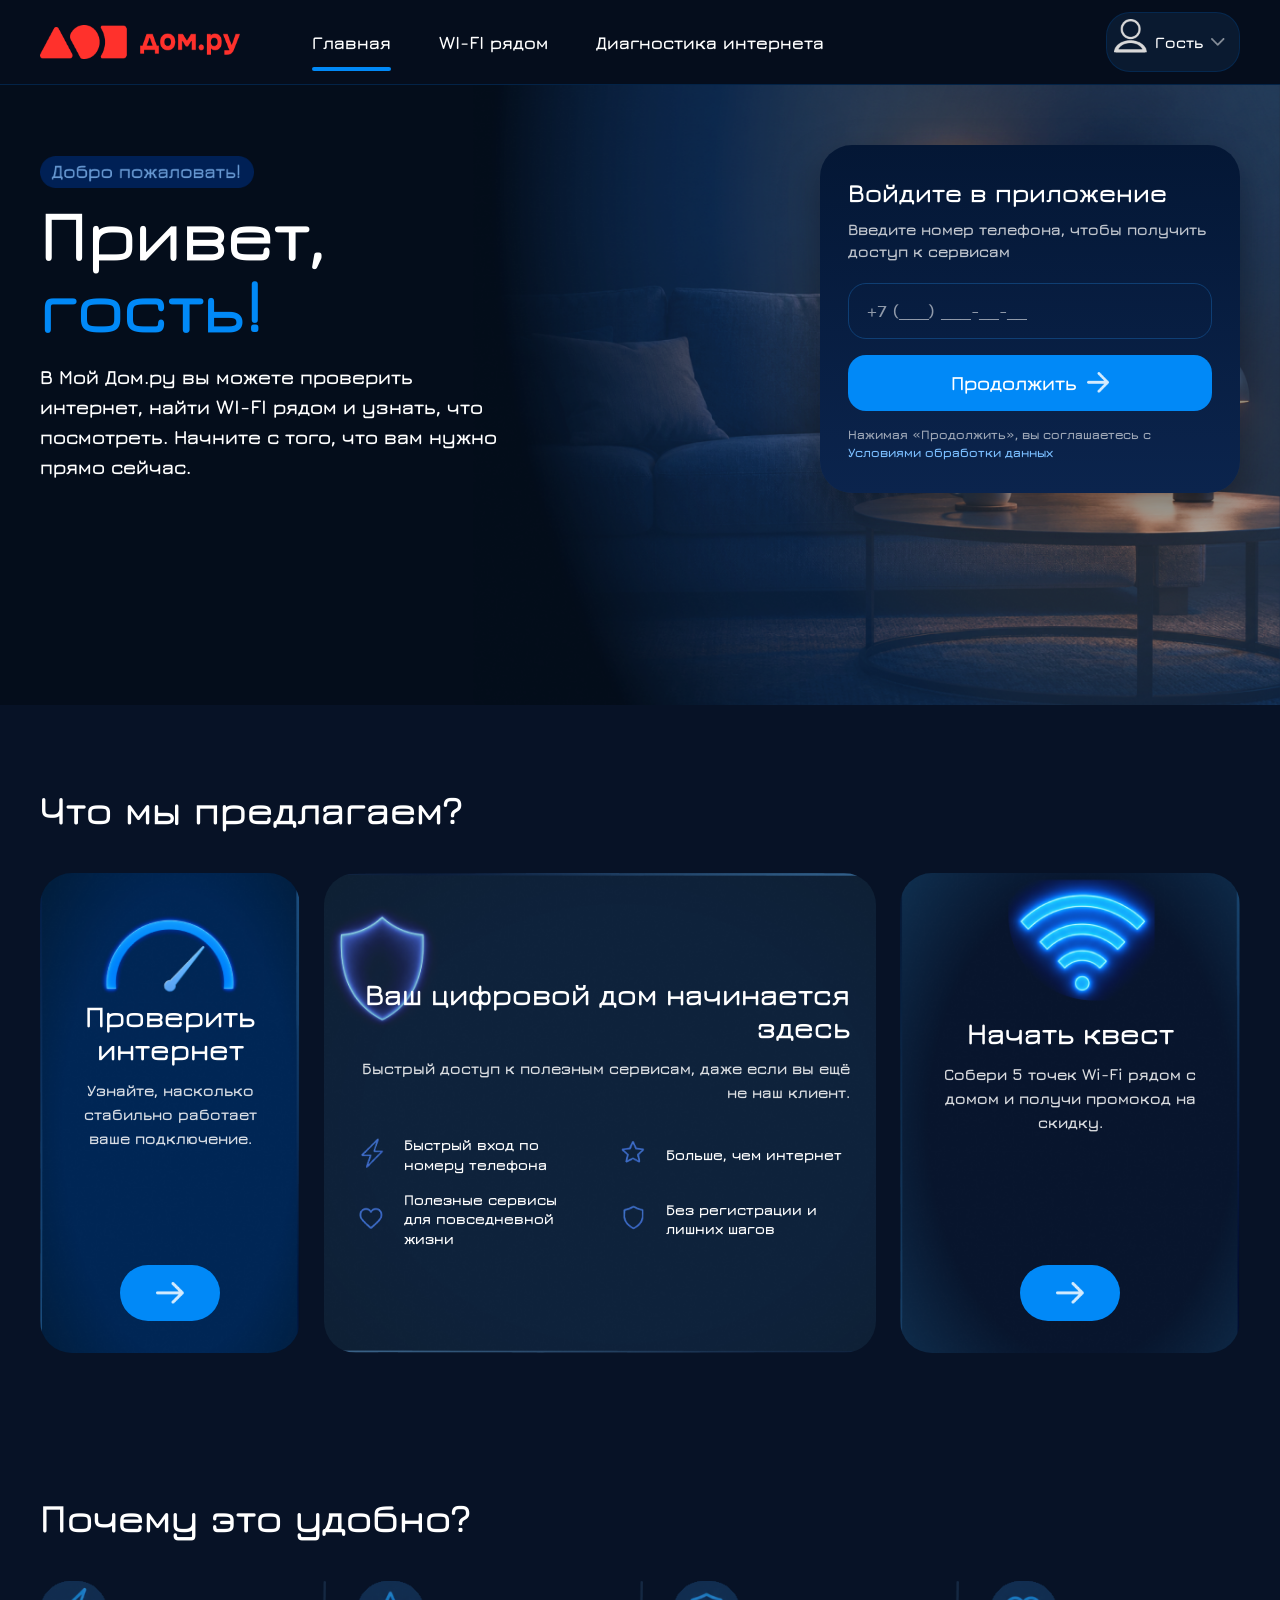
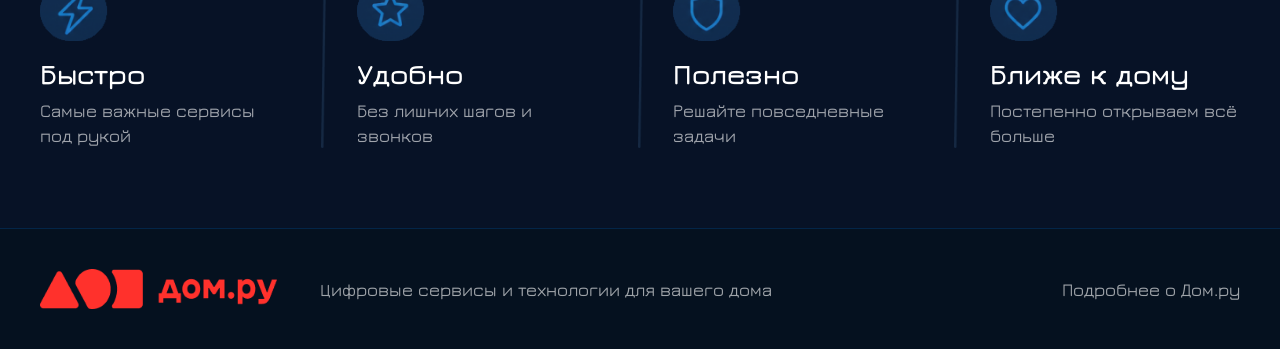
<file: 123/index.html>
<!DOCTYPE html>
<html lang="ru">
<head>
  <meta charset="UTF-8">
  <meta name="viewport" content="width=device-width, initial-scale=1">
  <title>Мой Дом.ру</title>
  <link href="https://fonts.googleapis.com/css2?family=Inder&family=Jura:wght@400;500;700&display=swap" rel="stylesheet">
  <link rel="stylesheet" href="./css/main.css">
</head>
<body>

  <header class="header">
    <div class="header__inner">
      <a class="logo" href="index.html" aria-label="Дом.ру"></a>
      <nav class="nav">
        <a class="nav__link" href="index.html">Главная</a>
        <a class="nav__link" href="wifi.html">WI-FI рядом</a>
        <a class="nav__link" href="diagnost.html">Диагностика интернета</a>
      </nav>
      <div class="header__actions">
        <div class="user">
          <span class="user__avatar"></span>
          <span>Гость</span>
          <span class="user__arrow"></span>
        </div>
      </div>
    </div>
  </header>

  <main>
    <section class="hero">
      <div class="hero__banner"></div>
      <div class="hero__container">
        <div class="hero__grid">
          <div>
            <span class="hero__welcome"></span>
            <h1 class="hero__title">
              Привет,
              <span class="hero__title-accent">гость!</span>
            </h1>
            <p class="hero__subtitle">
              В Мой Дом.ру вы можете проверить интернет, найти WI-FI рядом
              и узнать, что посмотреть. Начните с того, что вам нужно прямо сейчас.
            </p>
          </div>

          <div class="login">
            <h2 class="login__title">Войдите в приложение</h2>
            <p class="login__hint">
              Введите номер телефона, чтобы получить доступ к сервисам
            </p>
            <div class="login__field">
              <input type="tel" inputmode="tel" placeholder="+7 (___) ___-__-__"
                     aria-label="Номер телефона">
            </div>
            <button class="login__btn" type="button" data-login>
              Продолжить
              <span class="login__btn-arrow"></span>
            </button>
            <p class="login__terms">
              Нажимая «Продолжить», вы соглашаетесь с
              <a href="#">Условиями обработки данных</a>
            </p>
          </div>
        </div>
      </div>
    </section>

    <div class="container">
      <section class="offers">
        <h2 class="offers__title">Что мы предлагаем?</h2>
        <div class="offers__grid">

          <article class="offer offer--check" data-href="diagnost.html">
            <div class="offer__content">
              <h3 class="offer__title">Проверить интернет</h3>
              <p class="offer__text">
                Узнайте, насколько стабильно работает ваше подключение.
              </p>
            </div>
            <button class="offer__btn" type="button" aria-label="Открыть">
              <span class="offer__btn-arrow"></span>
            </button>
          </article>

          <article class="offer offer--wide">
            <div class="offer__content">
              <h3 class="offer__title">Ваш цифровой дом начинается здесь</h3>
              <p class="offer__text">
                Быстрый доступ к полезным сервисам, даже если вы ещё не наш клиент.
              </p>
              <div class="offer__icons">
                <div class="offer__icon-item">
                  <span class="offer__icon offer__icon--1"></span>
                  Быстрый вход по номеру телефона
                </div>
                <div class="offer__icon-item">
                  <span class="offer__icon offer__icon--2"></span>
                  Больше, чем интернет
                </div>
                <div class="offer__icon-item">
                  <span class="offer__icon offer__icon--3"></span>
                  Полезные сервисы для повседневной жизни
                </div>
                <div class="offer__icon-item">
                  <span class="offer__icon offer__icon--4"></span>
                  Без регистрации и лишних шагов
                </div>
              </div>
            </div>
          </article>

          <article class="offer offer--quest" data-href="wifi.html">
            <div class="offer__content">
              <h3 class="offer__title">Начать квест</h3>
              <p class="offer__text">
                Собери 5 точек Wi-Fi рядом с домом и получи промокод на скидку.
              </p>
            </div>
            <button class="offer__btn" type="button" aria-label="Открыть">
              <span class="offer__btn-arrow"></span>
            </button>
          </article>
        </div>
      </section>

      <section class="why">
        <h2 class="why__title">Почему это удобно?</h2>
        <div class="why__grid">
          <div class="why__item">
            <div class="why__icon why__icon--1"></div>
            <h3 class="why__item-title">Быстро</h3>
            <p class="why__item-text">Самые важные сервисы под рукой</p>
          </div>
          <div class="why__divider"></div>

          <div class="why__item">
            <div class="why__icon why__icon--2"></div>
            <h3 class="why__item-title">Удобно</h3>
            <p class="why__item-text">Без лишних шагов и звонков</p>
          </div>
          <div class="why__divider why__divider--2"></div>

          <div class="why__item">
            <div class="why__icon why__icon--3"></div>
            <h3 class="why__item-title">Полезно</h3>
            <p class="why__item-text">Решайте повседневные задачи</p>
          </div>
          <div class="why__divider why__divider--3"></div>

          <div class="why__item">
            <div class="why__icon why__icon--4"></div>
            <h3 class="why__item-title">Ближе к дому</h3>
            <p class="why__item-text">Постепенно открываем всё больше</p>
          </div>
        </div>
      </section>
    </div>
  </main>

  <footer class="footer">
    <div class="footer__inner">
      <span class="footer__logo"></span>
      <span class="footer__text">Цифровые сервисы и технологии для вашего дома</span>
      <a class="footer__link" href="#">Подробнее о Дом.ру</a>
    </div>
  </footer>

  <script src="./js/main.js"></script>
</body>
</html>
</file>
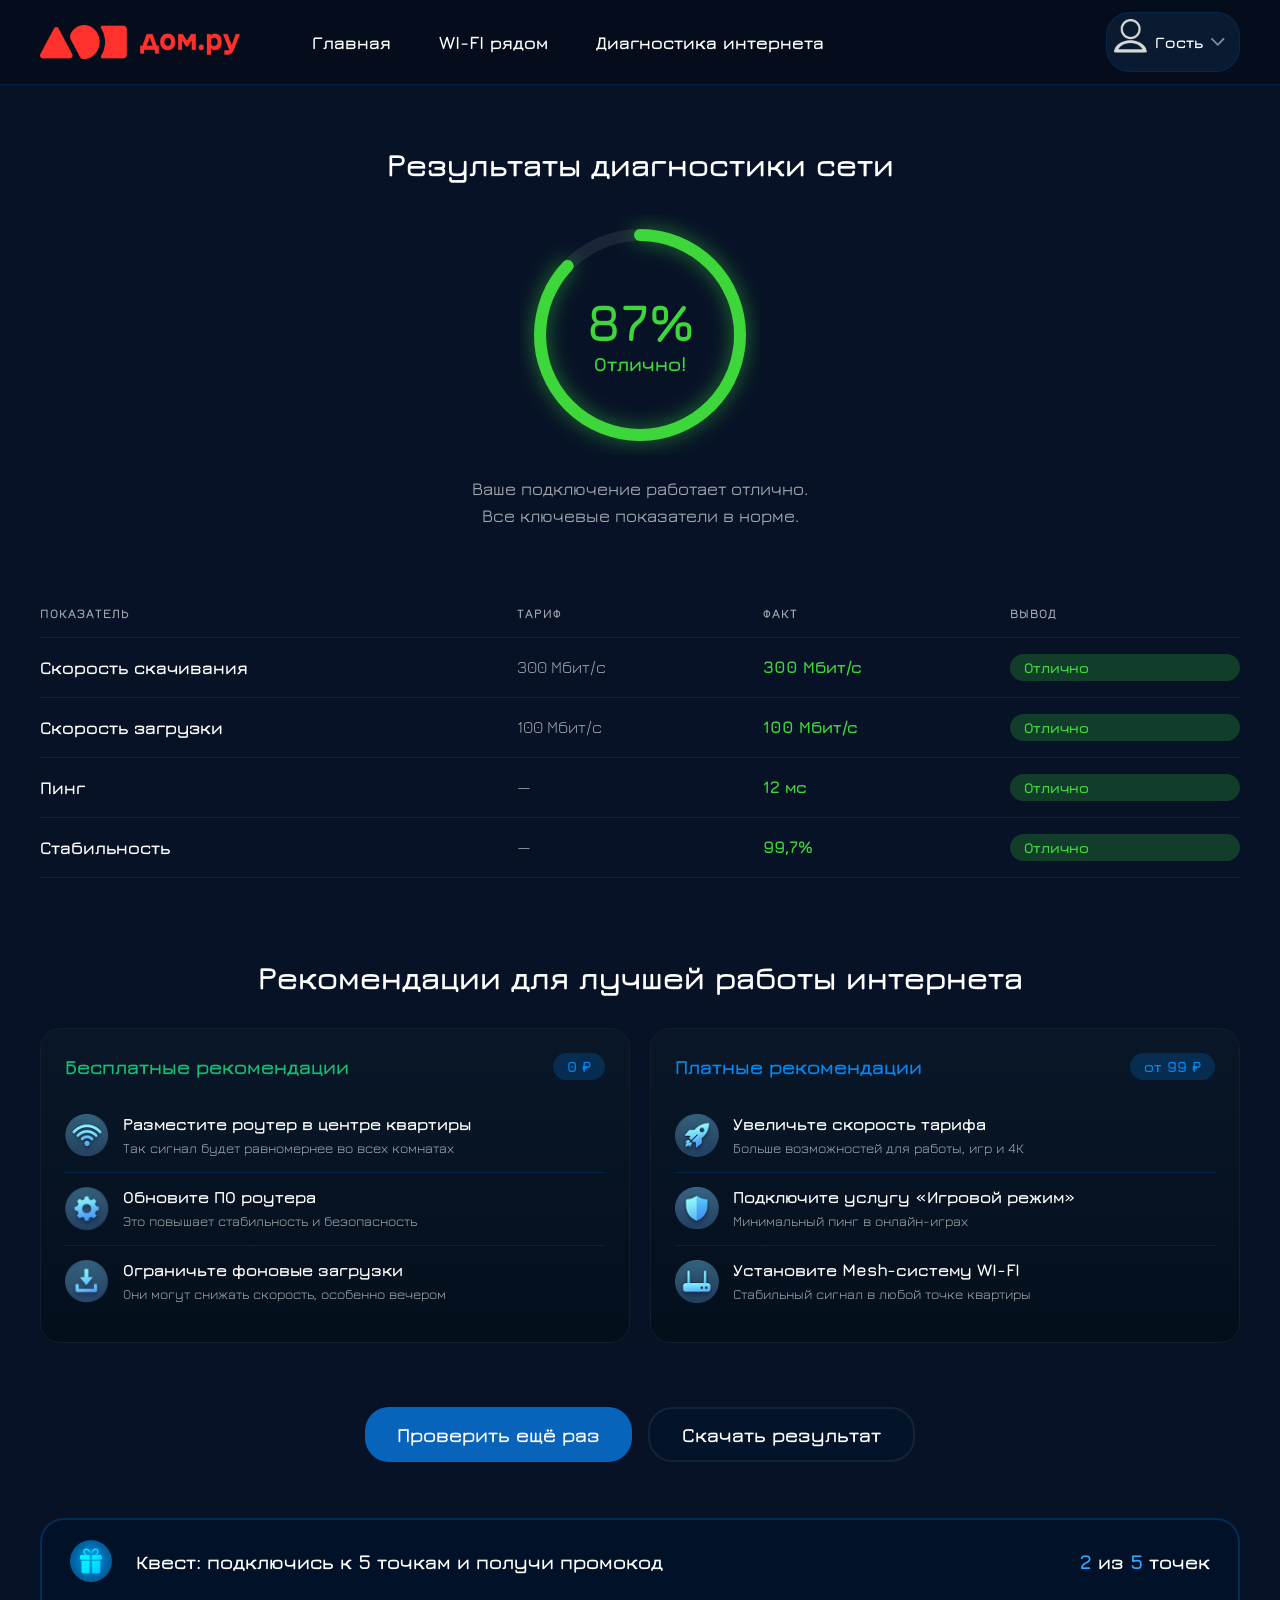
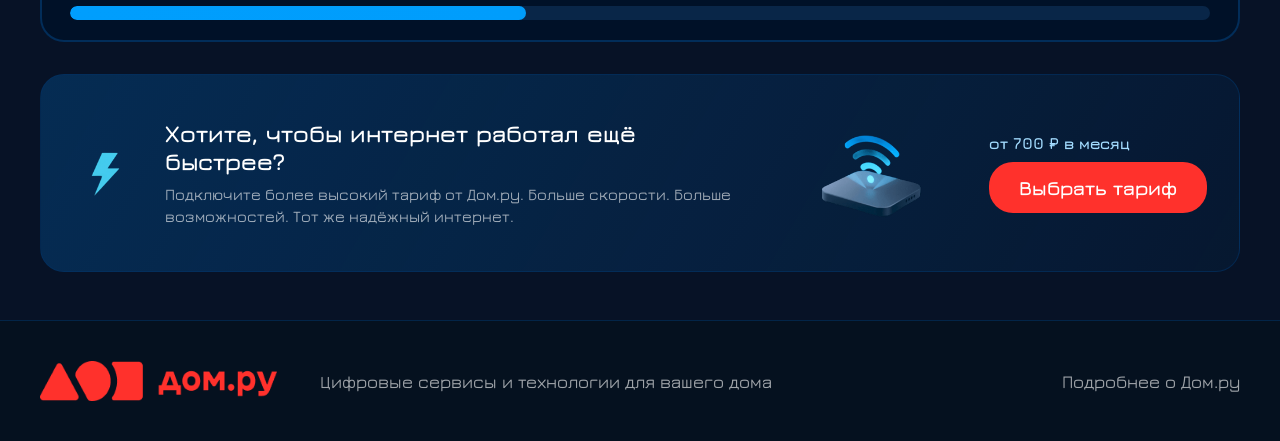
<file: 123/result.html>
<!DOCTYPE html>
<html lang="ru">
<head>
  <meta charset="UTF-8">
  <meta name="viewport" content="width=device-width, initial-scale=1">
  <title>Результат диагностики — Дом.ру</title>
  <link href="https://fonts.googleapis.com/css2?family=Inder&family=Jura:wght@400;500;700&family=Kanchenjunga:wght@400;700&display=swap" rel="stylesheet">
  <link rel="stylesheet" href="./css/main.css">
</head>
<body>

  <header class="header">
    <div class="header__inner">
      <a class="logo" href="index.html" aria-label="Дом.ру"></a>
      <nav class="nav">
        <a class="nav__link" href="index.html">Главная</a>
        <a class="nav__link" href="wifi.html">WI-FI рядом</a>
        <a class="nav__link" href="diagnost.html">Диагностика интернета</a>
      </nav>
      <div class="header__actions">
        <div class="user">
          <span class="user__avatar"></span>
          <span>Гость</span>
          <span class="user__arrow"></span>
        </div>
      </div>
    </div>
  </header>

  <main class="container">
    <section class="result-hero">
      <h2 class="result-hero__title">Результаты диагностики сети</h2>
      <div class="ring" style="--p: 87;">
        <svg viewBox="0 0 240 240" aria-hidden="true">
          <circle class="ring__track" cx="120" cy="120" r="100"></circle>
          <circle class="ring__fill"  cx="120" cy="120" r="100"></circle>
        </svg>
        <div class="ring__label">
          <div class="ring__value">87%</div>
          <div class="ring__caption">Отлично!</div>
        </div>
      </div>
      <p class="result-hero__note">
        Ваше подключение работает отлично.<br>
        Все ключевые показатели в норме.
      </p>
    </section>

    <section class="result-table">
      <div class="result-table__row result-table__row--head">
        <span>Показатель</span><span>Тариф</span><span>Факт</span><span>Вывод</span>
      </div>
      <div class="result-table__row">
        <span class="result-table__name">Скорость скачивания</span>
        <span class="result-table__value">300 Мбит/с</span>
        <span class="result-table__value result-table__value--fact">300 Мбит/с</span>
        <span class="badge badge--good">Отлично</span>
      </div>
      <div class="result-table__row">
        <span class="result-table__name">Скорость загрузки</span>
        <span class="result-table__value">100 Мбит/с</span>
        <span class="result-table__value result-table__value--fact">100 Мбит/с</span>
        <span class="badge badge--good">Отлично</span>
      </div>
      <div class="result-table__row">
        <span class="result-table__name">Пинг</span>
        <span class="result-table__value">—</span>
        <span class="result-table__value result-table__value--fact">12 мс</span>
        <span class="badge badge--good">Отлично</span>
      </div>
      <div class="result-table__row">
        <span class="result-table__name">Стабильность</span>
        <span class="result-table__value">—</span>
        <span class="result-table__value result-table__value--fact">99,7%</span>
        <span class="badge badge--good">Отлично</span>
      </div>
    </section>

    <section class="recommendations">
      <h2 class="recommendations__title">Рекомендации для лучшей работы интернета</h2>
      <div class="recommendations__grid">
        <div class="recommendations__col">
          <div class="recommendations__col-title recommendations__col-title--free">
            Бесплатные рекомендации
            <span class="badge badge--muted">0 ₽</span>
          </div>
          <div class="rec rec--free-1">
            <span class="rec__icon"></span>
            <div>
              <div class="rec__title">Разместите роутер в центре квартиры</div>
              <div class="rec__text">Так сигнал будет равномернее во всех комнатах</div>
            </div>
          </div>
          <div class="rec rec--free-2">
            <span class="rec__icon"></span>
            <div>
              <div class="rec__title">Обновите ПО роутера</div>
              <div class="rec__text">Это повышает стабильность и безопасность</div>
            </div>
          </div>
          <div class="rec rec--free-3">
            <span class="rec__icon"></span>
            <div>
              <div class="rec__title">Ограничьте фоновые загрузки</div>
              <div class="rec__text">Они могут снижать скорость, особенно вечером</div>
            </div>
          </div>
        </div>

        <div class="recommendations__col">
          <div class="recommendations__col-title recommendations__col-title--paid">
            Платные рекомендации
            <span class="badge badge--muted">от 99 ₽</span>
          </div>
          <div class="rec rec--paid-1">
            <span class="rec__icon"></span>
            <div>
              <div class="rec__title">Увеличьте скорость тарифа</div>
              <div class="rec__text">Больше возможностей для работы, игр и 4К</div>
            </div>
          </div>
          <div class="rec rec--paid-2">
            <span class="rec__icon"></span>
            <div>
              <div class="rec__title">Подключите услугу «Игровой режим»</div>
              <div class="rec__text">Минимальный пинг в онлайн-играх</div>
            </div>
          </div>
          <div class="rec rec--paid-3">
            <span class="rec__icon"></span>
            <div>
              <div class="rec__title">Установите Mesh-систему WI-FI</div>
              <div class="rec__text">Стабильный сигнал в любой точке квартиры</div>
            </div>
          </div>
        </div>
      </div>
    </section>

    <div class="result-actions">
      <button class="btn btn--primary" onclick="location.href='diagnost.html'">Проверить ещё раз</button>
      <button class="btn btn--ghost">Скачать результат</button>
    </div>

    <section class="quest">
      <span class="quest__icon"></span>
      <span class="quest__title">Квест: подключись к 5 точкам и получи промокод</span>
      <span class="quest__counter"><span>2</span> из <span>5</span> точек</span>
      <div class="quest__bar"><div class="quest__progress"></div></div>
    </section>

    <section class="upsell">
      <span class="upsell__icon"></span>
      <div class="upsell__content">
        <div class="upsell__title">Хотите, чтобы интернет работал ещё быстрее?</div>
        <div class="upsell__text">
          Подключите более высокий тариф от Дом.ру. Больше скорости.
          Больше возможностей. Тот же надёжный интернет.
        </div>
      </div>
      <div class="upsell__router"></div>
      <div>
        <div class="upsell__price">от 700 ₽ в месяц</div>
        <button class="upsell__btn" type="button">Выбрать тариф</button>
      </div>
    </section>
  </main>

  <footer class="footer">
    <div class="footer__inner">
      <span class="footer__logo"></span>
      <span class="footer__text">Цифровые сервисы и технологии для вашего дома</span>
      <a class="footer__link" href="#">Подробнее о Дом.ру</a>
    </div>
  </footer>

  <script src="./js/main.js"></script>
</body>
</html>
</file>
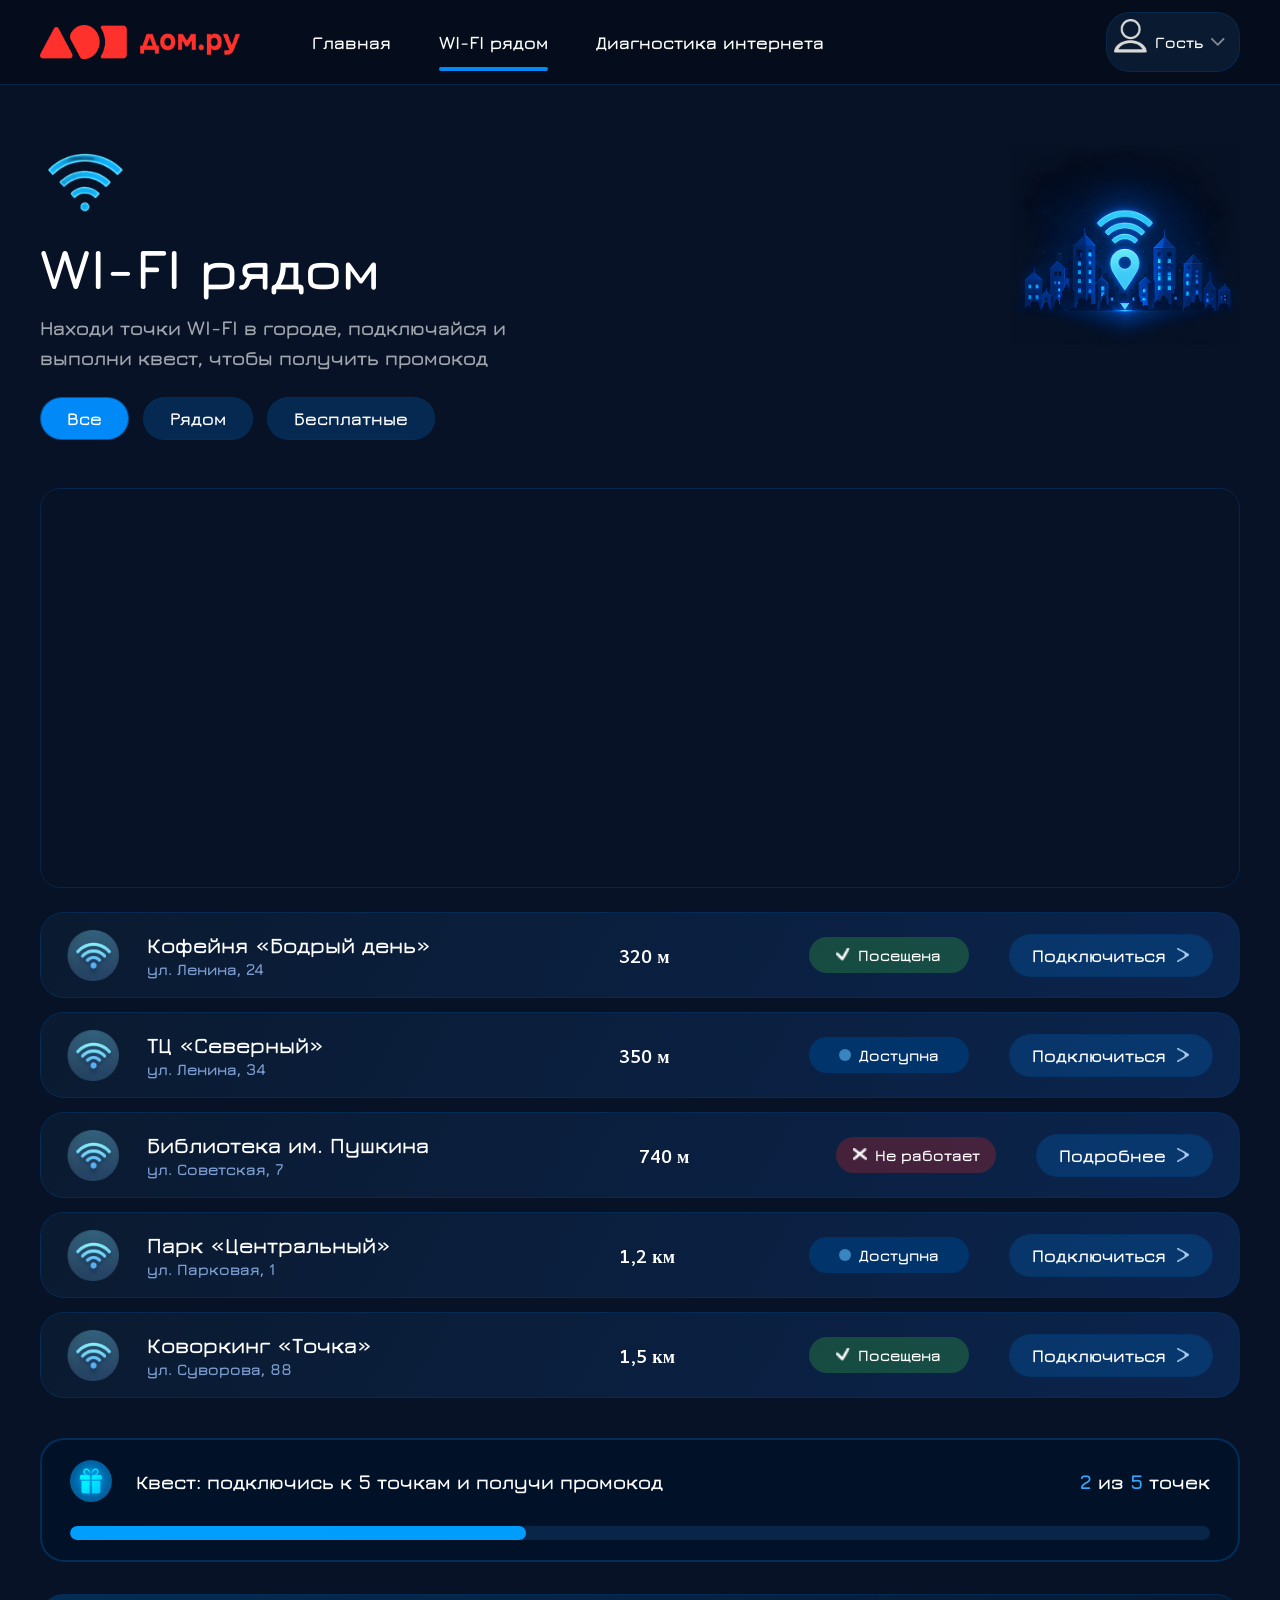
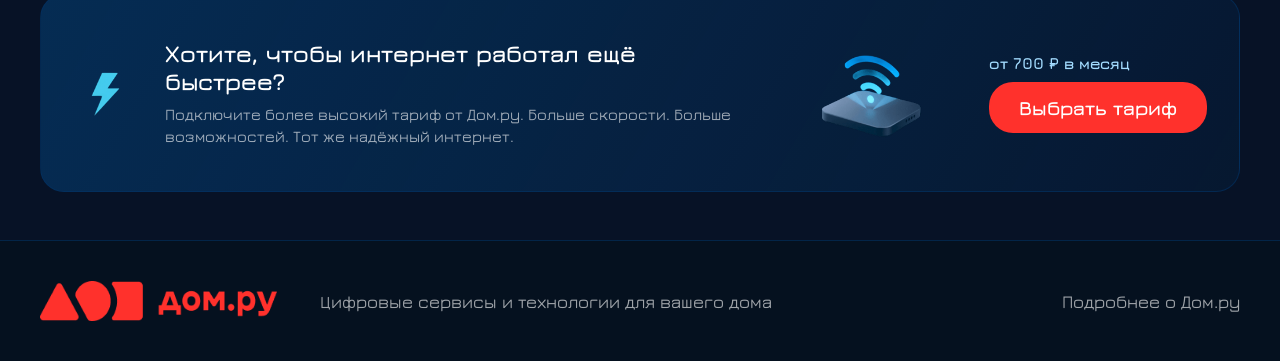
<file: 123/wifi.html>
<!DOCTYPE html>
<html lang="ru">
<head>
  <meta charset="UTF-8">
  <meta name="viewport" content="width=device-width, initial-scale=1">
  <title>WI-FI рядом — Дом.ру</title>
  <link href="https://fonts.googleapis.com/css2?family=Inder&family=Jura:wght@400;500;700&family=Kanchenjunga:wght@400;700&display=swap" rel="stylesheet">
  <link rel="stylesheet" href="./css/main.css">
</head>
<body>

  <header class="header">
    <div class="header__inner">
      <a class="logo" href="index.html" aria-label="Дом.ру"></a>
      <nav class="nav">
        <a class="nav__link" href="index.html">Главная</a>
        <a class="nav__link" href="wifi.html">WI-FI рядом</a>
        <a class="nav__link" href="diagnost.html">Диагностика интернета</a>
      </nav>
      <div class="header__actions">
        <div class="user">
          <span class="user__avatar"></span>
          <span>Гость</span>
          <span class="user__arrow"></span>
        </div>
      </div>
    </div>
  </header>

  <main class="container">
    <section class="wifi-hero">
      <div class="wifi-hero__left">
        <div class="wifi-hero__icon"></div>
        <h1 class="wifi-hero__title">WI-FI рядом</h1>
        <p class="wifi-hero__text">
          Находи точки WI-FI в городе, подключайся и выполни квест,
          чтобы получить промокод
        </p>
        <div class="filters">
          <button class="filter is-active" type="button">Все</button>
          <button class="filter" type="button">Рядом</button>
          <button class="filter" type="button">Бесплатные</button>
        </div>
      </div>
      <div class="wifi-hero__city"></div>
    </section>

    <section class="wifi-map">
      <iframe
        title="Карта WI-FI точек в Ростове-на-Дону"
        src="https://yandex.ru/map-widget/v1/?ll=39.718800%2C47.222530&z=13"
        allowfullscreen loading="lazy"></iframe>
    </section>

    <section class="wifi-list">
      <article class="wifi-item">
        <span class="wifi-item__icon"></span>
        <div>
          <div class="wifi-item__name">Кофейня «Бодрый день»</div>
          <div class="wifi-item__addr">ул. Ленина, 24</div>
        </div>
        <span class="wifi-item__dist">320 м</span>
        <span class="wifi-item__status wifi-item__status--ok">
          <span class="wifi-item__check"></span>Посещена
        </span>
        <button class="wifi-item__btn">
          Подключиться
          <span class="wifi-item__btn-arrow"></span>
        </button>
      </article>

      <article class="wifi-item">
        <span class="wifi-item__icon wifi-item__icon--2"></span>
        <div>
          <div class="wifi-item__name">ТЦ «Северный»</div>
          <div class="wifi-item__addr">ул. Ленина, 34</div>
        </div>
        <span class="wifi-item__dist">350 м</span>
        <span class="wifi-item__status wifi-item__status--avail">
          <span class="wifi-item__dot"></span>Доступна
        </span>
        <button class="wifi-item__btn">
          Подключиться
          <span class="wifi-item__btn-arrow"></span>
        </button>
      </article>

      <article class="wifi-item">
        <span class="wifi-item__icon wifi-item__icon--3"></span>
        <div>
          <div class="wifi-item__name">Библиотека им. Пушкина</div>
          <div class="wifi-item__addr">ул. Советская, 7</div>
        </div>
        <span class="wifi-item__dist">740 м</span>
        <span class="wifi-item__status wifi-item__status--broken">
          <span class="wifi-item__cross"></span>Не работает
        </span>
        <button class="wifi-item__btn">
          Подробнее
          <span class="wifi-item__btn-arrow"></span>
        </button>
      </article>

      <article class="wifi-item">
        <span class="wifi-item__icon wifi-item__icon--4"></span>
        <div>
          <div class="wifi-item__name">Парк «Центральный»</div>
          <div class="wifi-item__addr">ул. Парковая, 1</div>
        </div>
        <span class="wifi-item__dist">1,2 км</span>
        <span class="wifi-item__status wifi-item__status--avail">
          <span class="wifi-item__dot"></span>Доступна
        </span>
        <button class="wifi-item__btn">
          Подключиться
          <span class="wifi-item__btn-arrow"></span>
        </button>
      </article>

      <article class="wifi-item">
        <span class="wifi-item__icon wifi-item__icon--5"></span>
        <div>
          <div class="wifi-item__name">Коворкинг «Точка»</div>
          <div class="wifi-item__addr">ул. Суворова, 88</div>
        </div>
        <span class="wifi-item__dist">1,5 км</span>
        <span class="wifi-item__status wifi-item__status--ok">
          <span class="wifi-item__check"></span>Посещена
        </span>
        <button class="wifi-item__btn">
          Подключиться
          <span class="wifi-item__btn-arrow"></span>
        </button>
      </article>
    </section>

    <section class="quest">
      <span class="quest__icon"></span>
      <span class="quest__title">Квест: подключись к 5 точкам и получи промокод</span>
      <span class="quest__counter"><span>2</span> из <span>5</span> точек</span>
      <div class="quest__bar"><div class="quest__progress"></div></div>
    </section>

    <section class="upsell">
      <span class="upsell__icon"></span>
      <div class="upsell__content">
        <div class="upsell__title">Хотите, чтобы интернет работал ещё быстрее?</div>
        <div class="upsell__text">
          Подключите более высокий тариф от Дом.ру. Больше скорости.
          Больше возможностей. Тот же надёжный интернет.
        </div>
      </div>
      <div class="upsell__router"></div>
      <div>
        <div class="upsell__price">от 700 ₽ в месяц</div>
        <button class="upsell__btn" type="button">Выбрать тариф</button>
      </div>
    </section>
  </main>

  <footer class="footer">
    <div class="footer__inner">
      <span class="footer__logo"></span>
      <span class="footer__text">Цифровые сервисы и технологии для вашего дома</span>
      <a class="footer__link" href="#">Подробнее о Дом.ру</a>
    </div>
  </footer>

  <script src="./js/main.js"></script>
</body>
</html>
</file>
<file: 123/css/main.css>
/* =========================================================
   main.css — единый стиль проекта «Мой Дом.ру»
   ========================================================= */

/* ---------- 1. Переменные ---------- */
:root {
  --bg-deep:     #030a14;
  --bg:          #071226;
  --surface:     #0b244d;
  --surface-2:   #0a1a30;
  --text:        #ffffff;
  --text-soft:   rgba(255,255,255,.62);
  --accent:      #0189f7;
  --accent-2:    #067ef3;
  --accent-soft: rgba(1,137,247,.2);
  --border:      rgba(3,51,100,.6);
  --good:        #3dd73b;
  --warn:        #ffb020;
  --danger:      #ff3b30;
  --header-bg:   #050d1c;
  --footer-bg:   #05111f;
}

/* ---------- 2. Сброс ---------- */
* { box-sizing: border-box; margin: 0; padding: 0; }
html { scroll-behavior: smooth; }
body {
  font-family: "Jura", system-ui, sans-serif;
  font-size: 14px;
  line-height: 1.35;
  color: var(--text);
  background: var(--bg);
  overflow-x: hidden;
}
img { max-width: 100%; display: block; }
a { color: inherit; text-decoration: none; }
button, input, select { font-family: inherit; color: inherit; }

.container {
  width: 100%;
  max-width: 1440px;
  margin: 0 auto;
  padding: 0 40px;
}

/* ---------- 3. Шапка ---------- */
.header {
  position: sticky; top: 0; z-index: 50;
  background: var(--header-bg);
  border-bottom: 1px solid var(--border);
  backdrop-filter: blur(10px);
}
.header__inner {
  max-width: 1440px; margin: 0 auto;
  padding: 0 40px;
  height: 84px;
  display: flex; align-items: center; gap: 32px;
}
.logo {
  width: 200px; height: 34px;
  background: url("../images/v268_7.png") left center / contain no-repeat;
  flex-shrink: 0;
}
.nav { display: flex; gap: 48px; margin-left: 40px; }
.nav__link {
  position: relative;
  color: var(--text); font: 700 18px "Jura";
  padding: 6px 0;
  transition: color .2s;
}
.nav__link:hover { color: var(--accent); }
.nav__link.is-active::after {
  content: ""; position: absolute;
  left: 0; right: 0; bottom: -12px; height: 4px;
  background: var(--accent); border-radius: 12px;
}
.header__actions {
  margin-left: auto;
  display: flex; align-items: center; gap: 16px;
}

.user {
  display: flex; align-items: center; gap: 8px;
  padding: 6px 14px 6px 6px;
  border-radius: 24px;
  background: var(--surface-2);
  border: 1px solid var(--border);
  font: 700 16px "Jura";
}
.user__avatar {
  width: 34px; height: 46px;
  background: url("../images/v300_13.png") center/contain no-repeat;
  border-radius: 6px;
}
.user__arrow {
  width: 14px; height: 9px;
  background: url("../images/v300_16.png") center/contain no-repeat;
}

/* ---------- 4. Подвал ---------- */
.footer {
  background: var(--footer-bg);
  border-top: 1px solid var(--border);
  padding: 40px 0;
}
.footer__inner {
  max-width: 1440px; margin: 0 auto;
  padding: 0 40px;
  display: flex; align-items: center; gap: 40px;
}
.footer__logo {
  width: 240px; height: 40px;
  background: url("../images/v278_40.png") left center / contain no-repeat;
  flex-shrink: 0;
}
.footer__text { color: var(--text-soft); font: 500 18px "Jura"; }
.footer__link {
  margin-left: auto;
  color: var(--text-soft); font: 500 18px "Jura";
}
.footer__link:hover { color: var(--accent); }

/* =========================================================
   5. ГЛАВНАЯ — HERO
   ========================================================= */
.hero {
  position: relative;
  width: 100%;
  padding: 60px 0;
  overflow: hidden;
  min-height: 620px;
}
.hero__banner {
  position: absolute; inset: 0;
  background: url("../images/v278_39.png") center/cover no-repeat;
  opacity: .85;
  z-index: 0;
}
.hero__container {
  position: relative; z-index: 1;
  max-width: 1440px;
  margin: 0 auto;
  padding: 0 40px;
}
.hero__grid {
  display: grid;
  grid-template-columns: 1fr 420px;
  gap: 60px;
  align-items: center;
}
.hero__welcome {
  display: block;
  width: 220px; height: 32px;
  background: url("../images/v278_8.png") left center / contain no-repeat;
  margin-bottom: 10px;
}
.hero__title { font: 700 72px/1 "Jura"; color: #fff; letter-spacing: -.5px; }
.hero__title-accent { display: block; color: var(--accent); }
.hero__subtitle {
  max-width: 460px;
  margin-top: 20px;
  font: 700 20px/1.5 "Jura";
  color: #fff;
}

/* Карточка входа */
.login {
  position: relative;
  width: 100%;
  border-radius: 32px;
  padding: 32px 28px;
  background: linear-gradient(180deg, #041735, #0b244d);
  color: #fff;
  box-shadow: 0 18px 40px rgba(0,0,0,.35);
}
.login__title { font: 700 26px "Jura"; margin-bottom: 10px; }
.login__hint {
  font: 700 16px/1.4 "Jura";
  margin-bottom: 20px;
  color: rgba(255,255,255,.75);
}
.login__field {
  display: flex; align-items: center;
  width: 100%; height: 56px;
  padding: 0 18px;
  border-radius: 18px;
  border: 1px solid rgba(23,99,172,.48);
  background: transparent;
  margin-bottom: 16px;
}
.login__field input {
  width: 100%; height: 100%;
  background: transparent; border: none; outline: none;
  color: #fff; font: 400 17px "Inder", "Jura";
}
.login__field input::placeholder { color: rgba(255,255,255,.55); }
.login__btn {
  display: flex; align-items: center; justify-content: center; gap: 10px;
  width: 100%; height: 56px;
  border: none; border-radius: 18px;
  background: var(--accent); color: #fff;
  font: 700 20px "Jura"; cursor: pointer;
  transition: background .2s, transform .15s;
}
.login__btn:hover { background: var(--accent-2); transform: translateY(-1px); }
.login__btn-arrow {
  width: 22px; height: 22px;
  background: url("../images/v278_6.png") center/contain no-repeat;
}
.login__terms {
  margin-top: 14px;
  font: 700 13px/1.4 "Jura";
  color: rgba(255,255,255,.6);
}
.login__terms a { color: #7abeff; }

/* ---------- «Что мы предлагаем» ---------- */
.offers { padding: 80px 0; }
.offers__title { font: 700 40px "Jura"; margin-bottom: 40px; }
.offers__grid {
  display: grid;
  grid-template-columns: 260px 1fr 340px;
  gap: 24px;
  align-items: stretch;
}
.offer {
  position: relative;
  border-radius: 32px;
  overflow: hidden;
  min-height: 480px;
  padding: 32px 26px;
  display: flex;
  flex-direction: column;
  transition: transform .25s;
  cursor: pointer;
}
.offer:hover { transform: translateY(-6px); }
.offer--check { background: url("../images/v278_10.png") center/cover no-repeat; }
.offer--wide  { background: url("../images/v278_14.png") center/cover no-repeat; }
.offer--quest { background: url("../images/v278_27.png") center/cover no-repeat; }

.offer__content {
  position: relative;
  z-index: 1;
  flex: 1;
  display: flex;
  flex-direction: column;
  justify-content: center;
  gap: 12px;
}
.offer__title { font: 700 30px/1.1 "Jura"; color: #fff; margin: 0; }
.offer__text { font: 700 16px/1.5 "Jura"; color: rgba(255,255,255,.85); }

.offer--check, .offer--quest { text-align: center; }
.offer--check .offer__content,
.offer--quest .offer__content { align-items: center; }

.offer--wide { text-align: right; }
.offer--wide .offer__content { align-items: flex-end; }
.offer--wide .offer__icons { margin-top: 18px; }

.offer__btn {
  position: relative;
  z-index: 1;
  margin-top: 20px;
  width: 100px; height: 56px;
  border-radius: 28px;
  background: var(--accent);
  display: flex; align-items: center; justify-content: center;
  border: none; cursor: pointer;
  transition: transform .2s, background .2s;
}
.offer__btn:hover { transform: scale(1.05); background: var(--accent-2); }
.offer__btn-arrow {
  width: 30px; height: 22px;
  background: url("../images/v278_28.png") center/contain no-repeat;
}
.offer--check .offer__btn { align-self: center; }
.offer--quest .offer__btn { align-self: center; }

.offer__icons {
  display: grid;
  grid-template-columns: 1fr 1fr;
  gap: 14px 24px;
  width: 100%;
}
.offer__icon-item {
  display: flex; align-items: center; gap: 12px;
  font: 700 15px/1.3 "Jura";
  color: #fff;
  text-align: left;
}
.offer__icon {
  width: 42px; height: 42px;
  flex-shrink: 0;
  background-size: contain; background-repeat: no-repeat;
  border-radius: 8px;
}
.offer__icon--1 { background-image: url("../images/v278_22.png"); }
.offer__icon--2 { background-image: url("../images/v278_23.png"); }
.offer__icon--3 { background-image: url("../images/v278_24.png"); }
.offer__icon--4 { background-image: url("../images/v278_25.png"); }

/* ---------- «Почему это удобно» ---------- */
.why { padding: 60px 0 80px; }
.why__title { font: 700 40px "Jura"; margin-bottom: 40px; }
.why__grid {
  display: grid;
  grid-template-columns: 1fr 6px 1fr 6px 1fr 6px 1fr;
  gap: 30px;
  align-items: stretch;
}
.why__divider {
  background: url("../images/v278_33.png") center/contain no-repeat;
  width: 6px; min-height: 160px;
}
.why__divider--2 { background-image: url("../images/v278_34.png"); }
.why__divider--3 { background-image: url("../images/v278_36.png"); }
.why__item { min-height: 160px; }
.why__icon {
  width: 68px; height: 60px;
  margin-bottom: 16px;
  background-size: contain; background-repeat: no-repeat;
  border-radius: 10px;
}
.why__icon--1 { background-image: url("../images/v278_29.png"); }
.why__icon--2 { background-image: url("../images/v278_30.png"); }
.why__icon--3 { background-image: url("../images/v278_31.png"); }
.why__icon--4 { background-image: url("../images/v278_32.png"); }
.why__item-title { font: 700 28px "Jura"; margin-bottom: 8px; }
.why__item-text { font: 500 18px/1.4 "Jura"; color: var(--text-soft); }

/* =========================================================
   6. ДИАГНОСТИКА — HERO
   ========================================================= */
.diag-hero {
  position: relative;
  width: 100%;
  min-height: 620px;
  padding: 60px 0;
  overflow: hidden;
}
.diag-hero__banner {
  position: absolute; inset: 0;
  background: url("../images/v300_35.png") center/cover no-repeat;
  z-index: 0;
}
.diag-hero__banner::after {
  content: "";
  position: absolute; inset: 0;
  background: url("../images/v300_33.png") center/cover no-repeat;
}
.diag-hero__container {
  position: relative; z-index: 1;
  max-width: 1440px; margin: 0 auto;
  padding: 0 40px;
  display: grid;
  grid-template-columns: 1fr 1fr;
  gap: 60px;
  align-items: center;
}
.diag-hero__title { font: 700 64px/1.05 "Jura"; color: #fff; }
.diag-hero__title span { color: var(--accent); }
.diag-hero__text {
  margin: 20px 0;
  font: 700 20px/1.5 "Jura";
  color: #fff;
  max-width: 500px;
}
.diag-hero__note {
  margin-top: 12px;
  font: 700 18px "Jura";
  color: #fff;
}
.diag-hero__btn {
  display: inline-flex; align-items: center; gap: 12px;
  padding: 16px 34px;
  border: none; border-radius: 28px;
  background: var(--accent); color: #fff;
  font: 700 22px "Jura"; cursor: pointer;
  transition: background .2s, transform .15s;
}
.diag-hero__btn:hover { background: var(--accent-2); transform: translateY(-2px); }
.diag-hero__btn-arrow {
  width: 26px; height: 20px;
  background: url("../images/v300_30.png") center/contain no-repeat;
}
.diag-hero__side {
  height: 460px;
  background: url("../images/v300_34.png") center/contain no-repeat;
}

/* Карточки «Что мы проверим?» */
.checks { padding: 60px 0; }
.checks__title { font: 700 40px "Jura"; margin-bottom: 40px; }
.checks__grid {
  display: grid;
  grid-template-columns: repeat(4, 1fr);
  gap: 24px;
}
.check {
  border-radius: 30px;
  padding: 28px 22px;
  background: var(--surface);
  border: 1px solid var(--border);
  display: flex; flex-direction: column;
  gap: 14px;
  min-height: 320px;
  transition: transform .25s, border-color .25s;
}
.check:hover { transform: translateY(-4px); border-color: var(--accent); }
.check__icon {
  width: 72px; height: 72px;
  background-size: contain; background-repeat: no-repeat;
  border-radius: 12px;
}
.check__icon--1 { background-image: url("../images/v300_36.png"); }
.check__icon--2 { background-image: url("../images/v300_37.png"); }
.check__icon--3 { background-image: url("../images/v300_38.png"); }
.check__icon--4 { background-image: url("../images/v300_39.png"); }
.check__title { font: 700 26px "Jura"; margin: 0; }
.check__text { font: 500 17px/1.45 "Jura"; margin: 0; color: var(--text-soft); }

/* ---------- Блок «Быстро. Удобно.» ---------- */
.promo {
  position: relative;
  padding: 60px 0;
  border-radius: 32px;
  overflow: hidden;
  background: linear-gradient(120deg, #09182d, #10233e);
  margin: 40px 0 60px;
}
.promo__bg {
  position: absolute; inset: 0;
  background: url("../images/v300_59.png") center/cover no-repeat;
  opacity: .8;
  pointer-events: none;
  z-index: 0;
}
.promo__grid {
  position: relative; z-index: 1;
  display: grid;
  grid-template-columns: 1fr 6px 1fr;
  gap: 40px;
  align-items: center;
  padding: 0 60px;
}
.promo__divider {
  width: 6px; min-height: 220px;
  background: url("../images/v278_33.png") center/contain no-repeat;
}
.promo__title {
  font: 700 40px/1.15 "Jura";
  color: #fff;
  margin-bottom: 18px;
}
.promo__text {
  font: 700 18px/1.5 "Jura";
  color: rgba(255,255,255,.85);
  max-width: 500px;
  margin-bottom: 24px;
}
.promo__badge {
  display: inline-flex; align-items: center; gap: 12px;
  font: 700 20px "Jura"; color: #fff;
}
.promo__badge-icon {
  width: 48px; height: 48px;
  background: url("../images/v300_57.png") center/contain no-repeat;
  border-radius: 10px;
}
.promo__list {
  display: flex; flex-direction: column;
  gap: 16px;
  font: 700 20px "Jura"; color: #fff;
}

/* =========================================================
   7. WI-FI РЯДОМ
   ========================================================= */
.wifi-hero {
  position: relative;
  padding: 60px 0 24px;
  display: flex; align-items: flex-start; gap: 32px;
}
.wifi-hero__left { flex: 1; }
.wifi-hero__icon {
  width: 88px; height: 72px;
  background: url("../images/v313_33.png") center/contain no-repeat;
  margin-bottom: 18px;
  border-radius: 14px;
}
.wifi-hero__title { font: 700 56px "Jura"; }
.wifi-hero__text {
  margin-top: 12px;
  font: 700 20px/1.5 "Jura";
  color: var(--text-soft);
  max-width: 520px;
}
.wifi-hero__city {
  width: 240px; height: 200px; flex-shrink: 0;
  background: url("../images/v313_34.png") right top / contain no-repeat;
}

.filters { display: flex; gap: 14px; margin-top: 24px; }
.filter {
  padding: 10px 26px;
  border-radius: 22px;
  background: var(--accent-soft);
  border: 1px solid var(--border);
  font: 700 18px "Jura"; cursor: pointer;
  color: var(--text);
  transition: background .2s;
}
.filter:hover, .filter.is-active { background: var(--accent); color: #fff; }

.wifi-map {
  margin: 24px 0;
  height: 400px;
  border-radius: 20px;
  overflow: hidden;
  border: 1px solid var(--border);
}
.wifi-map iframe { width: 100%; height: 100%; border: 0; display: block; }

.wifi-list {
  display: flex; flex-direction: column; gap: 14px;
  margin: 24px 0 40px;
}
.wifi-item {
  display: grid;
  grid-template-columns: 60px 1.6fr .6fr 180px auto;
  gap: 20px; align-items: center;
  padding: 16px 26px;
  border-radius: 24px;
  background: linear-gradient(120deg, var(--surface-2), var(--surface));
  border: 1px solid var(--border);
  transition: transform .25s;
}
.wifi-item:hover { transform: translateX(4px); }

.wifi-item__icon {
  width: 52px; height: 52px;
  background: url("../images/v313_35.png") center/contain no-repeat;
  border-radius: 12px;
}
.wifi-item__icon--2 { background-image: url("../images/v313_36.png"); }
.wifi-item__icon--3 { background-image: url("../images/v313_38.png"); }
.wifi-item__icon--4 { background-image: url("../images/v313_40.png"); }
.wifi-item__icon--5 { background-image: url("../images/v313_42.png"); }

.wifi-item__name { font: 700 22px "Jura"; }
.wifi-item__addr { font: 700 16px "Jura"; color: #7e9dd0; margin-top: 2px; }
.wifi-item__dist { font: 700 18px "Kanchenjunga"; }

.wifi-item__status {
  display: inline-flex; align-items: center; justify-content: center; gap: 8px;
  width: 160px; height: 36px;
  padding: 0 12px;
  border-radius: 18px;
  font: 700 16px "Jura"; color: #fff;
  justify-self: start;
  white-space: nowrap;
}
.wifi-item__status--ok     { background: rgba(45,150,66,.37); }
.wifi-item__status--avail  { background: rgba(2,52,108,1); }
.wifi-item__status--broken { background: rgba(219,37,37,.28); }

.wifi-item__check, .wifi-item__cross {
  width: 14px; height: 14px;
  background-size: contain; background-repeat: no-repeat;
}
.wifi-item__check { background-image: url("../images/v313_46.png"); }
.wifi-item__cross { background-image: url("../images/v313_45.png"); }
.wifi-item__dot {
  width: 12px; height: 12px; border-radius: 50%;
  background: #3985bf;
}

.wifi-item__btn {
  display: inline-flex; align-items: center; gap: 10px;
  padding: 10px 22px;
  border-radius: 22px;
  background: var(--accent-soft);
  border: 1px solid var(--border);
  font: 700 18px "Jura";
  cursor: pointer;
  transition: background .2s;
}
.wifi-item__btn:hover { background: var(--accent); color: #fff; }
.wifi-item__btn-arrow {
  width: 14px; height: 14px;
  background: url("../images/v313_49.png") center/contain no-repeat;
}

/* ---------- Квест ---------- */
.quest {
  display: flex; align-items: center; gap: 24px;
  flex-wrap: wrap;
  padding: 20px 28px;
  border-radius: 24px;
  background: #001128;
  border: 2px solid rgba(3,51,100,.84);
  margin: 32px 0;
}
.quest__icon {
  width: 42px; height: 42px; flex-shrink: 0;
  background: url("../images/v312_2.png") center/contain no-repeat;
  border-radius: 10px;
}
.quest__title { flex: 1; font: 700 20px "Jura"; color: #fff; }
.quest__counter { font: 700 20px "Jura"; color: #fff; }
.quest__counter span { color: #37a8ff; }
.quest__bar {
  width: 100%; height: 14px;
  border-radius: 8px;
  background: rgba(9,38,72,1);
  overflow: hidden;
}
.quest__progress {
  width: 40%; height: 100%;
  background: linear-gradient(90deg, #009efd, #009dfc);
  border-radius: 8px;
}

/* ---------- Апселл ---------- */
.upsell {
  display: flex; align-items: center; gap: 28px;
  padding: 28px 32px;
  margin: 32px 0 48px;
  border-radius: 24px;
  background: linear-gradient(120deg, rgba(1,137,247,.22), rgba(1,137,247,.05));
  border: 1px solid var(--border);
  flex-wrap: wrap;
}
.upsell__icon {
  width: 64px; height: 64px; flex-shrink: 0;
  background: url("../images/v313_145.png") center/contain no-repeat;
  border-radius: 12px;
}
.upsell__content { flex: 1; min-width: 260px; }
.upsell__title { font: 700 24px "Jura"; margin-bottom: 8px; color: #fff; }
.upsell__text { font: 500 16px/1.4 "Jura"; color: var(--text-soft); }
.upsell__price {
  font: 700 16px "Jura";
  color: #a3dcff;
  margin-bottom: 10px;
}
.upsell__router {
  width: 180px; height: 140px; flex-shrink: 0;
  background: url("../images/v313_138.png") center/contain no-repeat;
  border-radius: 12px;
}
.upsell__btn {
  padding: 14px 30px;
  border: none; border-radius: 24px;
  background: #ff312c; color: #fff;
  font: 700 20px "Jura";
  cursor: pointer;
  transition: transform .15s, background .2s;
}
.upsell__btn:hover { transform: translateY(-2px); background: #e01f1a; }

/* =========================================================
   8. РЕЗУЛЬТАТ
   ========================================================= */
.result-hero { text-align: center; padding: 60px 0 20px; }
.result-hero__title { font: 700 32px "Jura"; margin-bottom: 32px; }

.ring {
  position: relative;
  width: 240px; height: 240px;
  margin: 0 auto 20px;
}
.ring svg { width: 100%; height: 100%; transform: rotate(-90deg); }
.ring__track {
  fill: none;
  stroke: rgba(255,255,255,.08);
  stroke-width: 12;
}
.ring__fill {
  fill: none;
  stroke: var(--good);
  stroke-width: 12;
  stroke-linecap: round;
  stroke-dasharray: 628.3;
  stroke-dashoffset: calc(628.3 - (628.3 * var(--p, 0) / 100));
  filter: drop-shadow(0 0 10px rgba(61,215,59,.55));
  transition: stroke-dashoffset 1.2s ease;
}
.ring__label {
  position: absolute; inset: 0;
  display: grid; place-content: center;
  text-align: center;
}
.ring__value { font: 700 52px "Jura"; color: var(--good); line-height: 1; }
.ring__caption { font: 700 20px "Jura"; color: var(--good); margin-top: 4px; }
.result-hero__note {
  font: 500 18px/1.5 "Jura";
  color: var(--text-soft);
  margin-top: 12px;
}

.result-table { padding: 40px 0; }
.result-table__row {
  display: grid;
  grid-template-columns: 2fr 1fr 1fr 1fr;
  gap: 16px; align-items: center;
  padding: 16px 0;
  border-bottom: 1px solid var(--border);
}
.result-table__row--head {
  font: 700 13px "Jura";
  text-transform: uppercase; letter-spacing: 1px;
  color: var(--text-soft);
}
.result-table__name { font: 700 18px "Jura"; }
.result-table__value { font-size: 17px; color: var(--text-soft); }
.result-table__value--fact { color: var(--good); font-weight: 700; }
.badge {
  display: inline-block;
  padding: 5px 14px; border-radius: 16px;
  font: 700 15px "Jura";
}
.badge--good { background: rgba(61,215,59,.22); color: var(--good); }
.badge--muted { background: var(--accent-soft); color: var(--accent); }

.recommendations { padding: 40px 0; }
.recommendations__title {
  font: 700 32px "Jura";
  text-align: center;
  margin-bottom: 32px;
}
.recommendations__grid {
  display: grid; grid-template-columns: 1fr 1fr; gap: 20px;
}
.recommendations__col {
  padding: 24px;
  border-radius: 20px;
  background: linear-gradient(180deg, #091728, #040f1c);
  border: 1px solid rgba(18,30,44,1);
}
.recommendations__col-title {
  display: flex; justify-content: space-between; align-items: center;
  font: 700 20px "Jura"; margin-bottom: 20px;
}
.recommendations__col-title--free { color: #16be74; }
.recommendations__col-title--paid { color: var(--accent); }

.rec {
  display: flex; gap: 14px;
  padding: 14px 0;
  border-bottom: 1px solid var(--border);
}
.rec:last-child { border-bottom: none; }
.rec__icon {
  width: 44px; height: 44px; flex-shrink: 0;
  background-size: contain; background-repeat: no-repeat;
  border-radius: 10px;
}
.rec--free-1 .rec__icon { background-image: url("../images/v311_30.png"); }
.rec--free-2 .rec__icon { background-image: url("../images/v311_33.png"); }
.rec--free-3 .rec__icon { background-image: url("../images/v311_31.png"); }
.rec--paid-1 .rec__icon { background-image: url("../images/v311_34.png"); }
.rec--paid-2 .rec__icon { background-image: url("../images/v311_35.png"); }
.rec--paid-3 .rec__icon { background-image: url("../images/v311_36.png"); }
.rec__title { font: 700 17px "Jura"; margin-bottom: 4px; }
.rec__text { font: 400 14px/1.4 "Jura"; color: var(--text-soft); }

.result-actions {
  display: flex; gap: 16px; justify-content: center;
  padding: 24px 0; flex-wrap: wrap;
}
.btn {
  display: inline-flex; align-items: center; gap: 10px;
  padding: 14px 32px;
  border: none; border-radius: 24px;
  font: 700 20px "Jura";
  cursor: pointer;
  transition: transform .15s, background .2s;
}
.btn:hover { transform: translateY(-2px); }
.btn--primary { background: rgba(8,99,187,1); color: #fff; }
.btn--ghost {
  background: rgba(3,19,42,1); color: #fff;
  border: 2px solid rgba(51,62,68,.4);
}

/* =========================================================
   9. МОДАЛЬНОЕ ОКНО
   ========================================================= */
.modal[hidden] { display: none; }
.modal {
  position: fixed; inset: 0; z-index: 200;
  display: grid; place-items: center;
  padding: 20px;
  overflow-y: auto;
}
.modal__overlay {
  position: fixed; inset: 0;
  background: rgba(0,0,0,.7);
  backdrop-filter: blur(6px);
}
.modal__dialog {
  position: relative;
  width: 100%;
  max-width: 640px;
  max-height: 90vh;
  overflow-y: auto;
  background: url("../images/v300_78.png") center/cover no-repeat,
              var(--bg);
  border: 1px solid var(--border);
  border-radius: 24px;
  padding: 28px;
  animation: pop .25s ease-out;
}
@keyframes pop {
  from { transform: scale(.95); opacity: 0; }
  to   { transform: scale(1);   opacity: 1; }
}
.modal__close {
  position: absolute; top: 14px; right: 14px;
  width: 34px; height: 34px;
  border: none; border-radius: 50%;
  background: var(--accent-soft);
  color: var(--text); font-size: 16px;
  cursor: pointer;
  transition: transform .2s;
}
.modal__close:hover { transform: rotate(90deg); }

.modal__head {
  display: flex; gap: 14px; align-items: flex-start;
  margin-bottom: 22px;
  padding-right: 40px;
}
.modal__icon {
  width: 60px; height: 60px; flex-shrink: 0;
  background: url("../images/v300_68.png") center/contain no-repeat;
  border-radius: 12px;
}
.modal__title { font: 700 22px/1.2 "Jura"; margin-bottom: 6px; color: #fff; }
.modal__subtitle { font: 500 15px/1.4 "Jura"; color: rgba(255,255,255,.75); }

.q {
  padding: 18px 20px;
  margin-bottom: 14px;
  border-radius: 18px;
  background: rgba(10,26,48,.75);
  border: 1px solid var(--border);
}
.q__head {
  display: flex; align-items: center; gap: 12px;
  margin-bottom: 14px;
}
.q__num {
  width: 38px; height: 38px; flex-shrink: 0;
  display: grid; place-items: center;
  border-radius: 50%;
  background: var(--accent);
  color: #fff; font: 700 18px "Kiwi Maru", "Jura";
}
.q__title { font: 700 17px/1.3 "Jura"; color: #fff; }

.providers {
  display: grid;
  grid-template-columns: repeat(3, 1fr);
  gap: 10px;
}
.provider { cursor: pointer; }
.provider input { display: none; }
.provider__body {
  display: flex; align-items: center; gap: 10px;
  padding: 10px 12px;
  border-radius: 14px;
  background: rgba(11,36,77,.75);
  border: 2px solid transparent;
  transition: border-color .2s, background .2s;
}
.provider:hover .provider__body { background: var(--accent-soft); }
.provider input:checked + .provider__body {
  border-color: var(--accent);
  background: var(--accent-soft);
}
.provider__icon {
  width: 28px; height: 28px; flex-shrink: 0;
  background-size: contain; background-repeat: no-repeat;
}
.provider--domru   .provider__icon { background-image: url("../images/v300_71.png"); }
.provider--rtk     .provider__icon { background-image: url("../images/v300_72.png"); }
.provider--beeline .provider__icon { background-image: url("../images/v300_73.png"); }
.provider--mts     .provider__icon { background-image: url("../images/v300_74.png"); }
.provider--ttk     .provider__icon { background-image: url("../images/v300_75.png"); }
.provider--other   .provider__icon { background-image: url("../images/v300_77.png"); }
.provider__name { font: 700 15px "Jura"; color: #fff; }

.speeds { display: flex; flex-wrap: wrap; gap: 10px; }
.speed { cursor: pointer; }
.speed input { display: none; }
.speed__body {
  padding: 10px 20px;
  border-radius: 14px;
  background: rgba(11,36,77,.75);
  border: 2px solid transparent;
  font: 700 15px "Jura";
  color: #fff;
  transition: border-color .2s, background .2s;
}
.speed input:checked + .speed__body {
  background: var(--accent); border-color: var(--accent); color: #fff;
}

.router {
  width: 100%;
  padding: 12px 18px;
  border-radius: 14px;
  background: rgba(11,36,77,.75);
  border: 2px solid transparent;
  font: 700 15px "Jura";
  color: #fff;
  cursor: pointer;
}

.conns { display: flex; gap: 12px; }
.conn { flex: 1; cursor: pointer; }
.conn input { display: none; }
.conn__body {
  display: flex; align-items: center; gap: 10px;
  padding: 12px 18px;
  border-radius: 14px;
  background: rgba(11,36,77,.75);
  border: 2px solid transparent;
  font: 700 15px "Jura";
  color: #fff;
  transition: border-color .2s, background .2s;
}
.conn input:checked + .conn__body {
  background: var(--accent); border-color: var(--accent); color: #fff;
}
.conn__dot {
  width: 16px; height: 16px;
  border-radius: 50%;
  border: 2px solid currentColor;
}
.conn input:checked + .conn__body .conn__dot {
  background: #fff;
  box-shadow: inset 0 0 0 3px var(--accent);
  border-color: #fff;
}

.modal__submit {
  display: block; margin: 20px auto 0;
  padding: 14px 48px;
  border: none; border-radius: 24px;
  background: var(--accent); color: #fff;
  font: 700 22px "Jura";
  cursor: pointer;
  transition: transform .15s, background .2s;
}
.modal__submit:hover { transform: translateY(-2px); background: var(--accent-2); }

/* =========================================================
   10. Адаптив
   ========================================================= */
@media (max-width: 1024px) {
  .container, .header__inner, .footer__inner,
  .hero__container, .diag-hero__container { padding: 0 20px; }
  .nav { gap: 24px; margin-left: 20px; }
  .nav__link { font-size: 16px; }
  .hero__grid { grid-template-columns: 1fr; }
  .hero__title { font-size: 52px; }
  .offers__grid { grid-template-columns: 1fr; }
  .offer { min-height: 340px; }
  .checks__grid { grid-template-columns: repeat(2, 1fr); }
  .why__grid { grid-template-columns: 1fr 1fr; }
  .why__divider { display: none; }
  .promo__grid { grid-template-columns: 1fr; padding: 0 24px; }
  .promo__divider { display: none; }
  .recommendations__grid { grid-template-columns: 1fr; }
  .diag-hero__container { grid-template-columns: 1fr; }
  .diag-hero__side { display: none; }
  .providers { grid-template-columns: repeat(2, 1fr); }
  .wifi-item { grid-template-columns: 1fr; text-align: left; }
  .wifi-hero { flex-direction: column; }
  .wifi-hero__city { display: none; }
}

@media (max-width: 640px) {
  .header__inner { flex-wrap: wrap; height: auto; padding: 12px 20px; gap: 12px; }
  .nav { order: 3; width: 100%; overflow-x: auto; }
  .hero__title { font-size: 40px; }
  .offers__title, .why__title, .checks__title, .recommendations__title { font-size: 28px; }
  .checks__grid { grid-template-columns: 1fr; }
  .why__grid { grid-template-columns: 1fr; }
  .providers { grid-template-columns: 1fr; }
  .result-table__row { grid-template-columns: 1fr 1fr; }
  .ring { width: 180px; height: 180px; }
  .ring__value { font-size: 40px; }
}
</file>
